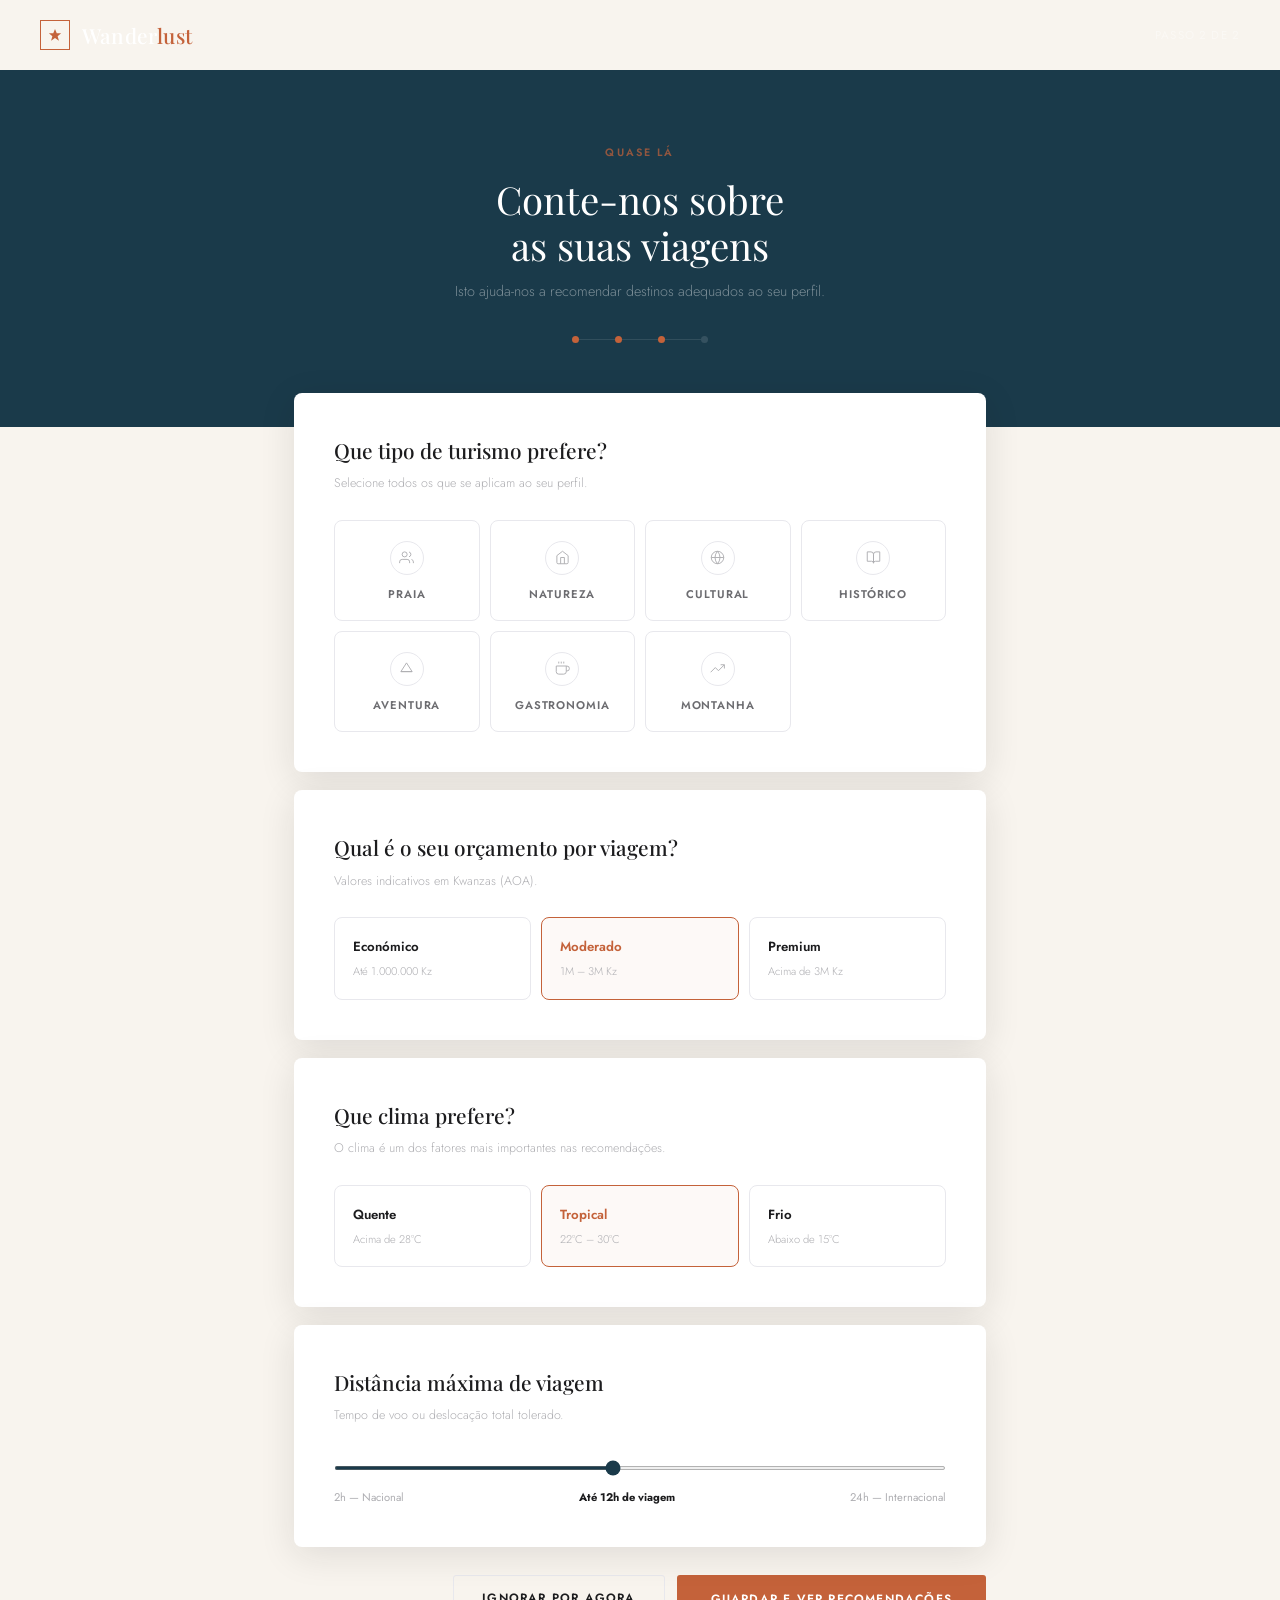
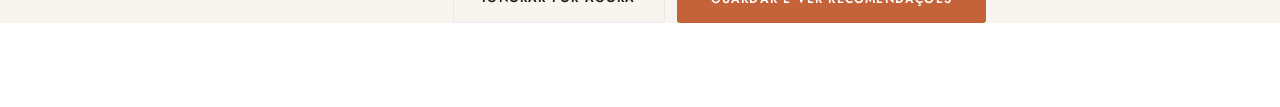
<file: preferences.html>
<!DOCTYPE html>
<html lang="pt-AO">
<head>
  <meta charset="UTF-8">
  <meta name="viewport" content="width=device-width, initial-scale=1.0">
  <title>Preferências — Wanderlust</title>
  <link rel="stylesheet" href="css/style.css">
</head>
<body data-page="preferences">

  <nav class="navbar scrolled" id="navbar">
    <div class="nav-inner">
      <a href="index.html" class="nav-logo">
        <div class="logo-mark">
          <svg viewBox="0 0 16 16"><path d="M8 1L10 6H15L11 9.5L12.5 14.5L8 11.5L3.5 14.5L5 9.5L1 6H6Z"/></svg>
        </div>
        <span class="logo-wordmark">Wander<span>lust</span></span>
      </a>
      <span style="font-size:.72rem;color:rgba(255,255,255,.4);letter-spacing:.1em;text-transform:uppercase">Passo 2 de 2</span>
    </div>
  </nav>

  <div class="pref-page">
    <div class="pref-header">
      <span class="section-tag" style="color:rgba(196,98,58,.7)">Quase lá</span>
      <h1>Conte-nos sobre<br>as suas viagens</h1>
      <p>Isto ajuda-nos a recomendar destinos adequados ao seu perfil.</p>

      <div class="pref-steps">
        <div class="pref-step-dot done"></div>
        <div class="pref-step-line-h"></div>
        <div class="pref-step-dot done"></div>
        <div class="pref-step-line-h"></div>
        <div class="pref-step-dot done"></div>
        <div class="pref-step-line-h"></div>
        <div class="pref-step-dot" style="background:rgba(255,255,255,.12)"></div>
      </div>
    </div>

    <div class="pref-body">
      <form id="preferences-form">

        <!-- Tipos de turismo -->
        <div class="pref-card reveal">
          <h3>Que tipo de turismo prefere?</h3>
          <p class="card-sub">Selecione todos os que se aplicam ao seu perfil.</p>

          <div class="tourism-grid">
            <div class="tourism-item">
              <input type="checkbox" id="cat-praia" name="categories" value="praia">
              <label class="tourism-label" for="cat-praia">
                <span class="t-icon">
                  <svg viewBox="0 0 24 24"><path d="M17 21v-2a4 4 0 0 0-4-4H5a4 4 0 0 0-4 4v2"/><circle cx="9" cy="7" r="4"/><path d="M23 21v-2a4 4 0 0 0-3-3.87"/><path d="M16 3.13a4 4 0 0 1 0 7.75"/></svg>
                </span>
                Praia
              </label>
            </div>
            <div class="tourism-item">
              <input type="checkbox" id="cat-natureza" name="categories" value="natureza">
              <label class="tourism-label" for="cat-natureza">
                <span class="t-icon">
                  <svg viewBox="0 0 24 24"><path d="M3 9l9-7 9 7v11a2 2 0 0 1-2 2H5a2 2 0 0 1-2-2z"/><polyline points="9 22 9 12 15 12 15 22"/></svg>
                </span>
                Natureza
              </label>
            </div>
            <div class="tourism-item">
              <input type="checkbox" id="cat-cultural" name="categories" value="cultural">
              <label class="tourism-label" for="cat-cultural">
                <span class="t-icon">
                  <svg viewBox="0 0 24 24"><circle cx="12" cy="12" r="10"/><line x1="2" y1="12" x2="22" y2="12"/><path d="M12 2a15.3 15.3 0 0 1 4 10 15.3 15.3 0 0 1-4 10 15.3 15.3 0 0 1-4-10 15.3 15.3 0 0 1 4-10z"/></svg>
                </span>
                Cultural
              </label>
            </div>
            <div class="tourism-item">
              <input type="checkbox" id="cat-historico" name="categories" value="histórico">
              <label class="tourism-label" for="cat-historico">
                <span class="t-icon">
                  <svg viewBox="0 0 24 24"><path d="M2 3h6a4 4 0 0 1 4 4v14a3 3 0 0 0-3-3H2z"/><path d="M22 3h-6a4 4 0 0 0-4 4v14a3 3 0 0 1 3-3h7z"/></svg>
                </span>
                Histórico
              </label>
            </div>
            <div class="tourism-item">
              <input type="checkbox" id="cat-aventura" name="categories" value="aventura">
              <label class="tourism-label" for="cat-aventura">
                <span class="t-icon">
                  <svg viewBox="0 0 24 24"><polygon points="3 17 12 3 21 17"/><line x1="3" y1="17" x2="21" y2="17"/></svg>
                </span>
                Aventura
              </label>
            </div>
            <div class="tourism-item">
              <input type="checkbox" id="cat-gastronomia" name="categories" value="gastronomia">
              <label class="tourism-label" for="cat-gastronomia">
                <span class="t-icon">
                  <svg viewBox="0 0 24 24"><path d="M18 8h1a4 4 0 0 1 0 8h-1"/><path d="M2 8h16v9a4 4 0 0 1-4 4H6a4 4 0 0 1-4-4V8z"/><line x1="6" y1="1" x2="6" y2="4"/><line x1="10" y1="1" x2="10" y2="4"/><line x1="14" y1="1" x2="14" y2="4"/></svg>
                </span>
                Gastronomia
              </label>
            </div>
            <div class="tourism-item">
              <input type="checkbox" id="cat-montanha" name="categories" value="montanha">
              <label class="tourism-label" for="cat-montanha">
                <span class="t-icon">
                  <svg viewBox="0 0 24 24"><polyline points="23 6 13.5 15.5 8.5 10.5 1 18"/><polyline points="17 6 23 6 23 12"/></svg>
                </span>
                Montanha
              </label>
            </div>
          </div>
        </div>

        <!-- Orçamento -->
        <div class="pref-card reveal reveal-delay-1">
          <h3>Qual é o seu orçamento por viagem?</h3>
          <p class="card-sub">Valores indicativos em Kwanzas (AOA).</p>

          <div class="pref-options-grid">
            <div class="pref-option">
              <input type="radio" id="budget-low" name="budget" value="baixo">
              <label class="pref-option-label" for="budget-low">
                <strong>Económico</strong>
                <span>Até 1.000.000 Kz</span>
              </label>
            </div>
            <div class="pref-option">
              <input type="radio" id="budget-mid" name="budget" value="médio" checked>
              <label class="pref-option-label" for="budget-mid">
                <strong>Moderado</strong>
                <span>1M – 3M Kz</span>
              </label>
            </div>
            <div class="pref-option">
              <input type="radio" id="budget-high" name="budget" value="alto">
              <label class="pref-option-label" for="budget-high">
                <strong>Premium</strong>
                <span>Acima de 3M Kz</span>
              </label>
            </div>
          </div>
        </div>

        <!-- Clima -->
        <div class="pref-card reveal reveal-delay-2">
          <h3>Que clima prefere?</h3>
          <p class="card-sub">O clima é um dos fatores mais importantes nas recomendações.</p>

          <div class="pref-options-grid">
            <div class="pref-option">
              <input type="radio" id="climate-hot" name="climate" value="quente">
              <label class="pref-option-label" for="climate-hot">
                <strong>Quente</strong>
                <span>Acima de 28°C</span>
              </label>
            </div>
            <div class="pref-option">
              <input type="radio" id="climate-tropical" name="climate" value="tropical" checked>
              <label class="pref-option-label" for="climate-tropical">
                <strong>Tropical</strong>
                <span>22°C – 30°C</span>
              </label>
            </div>
            <div class="pref-option">
              <input type="radio" id="climate-cold" name="climate" value="frio">
              <label class="pref-option-label" for="climate-cold">
                <strong>Frio</strong>
                <span>Abaixo de 15°C</span>
              </label>
            </div>
          </div>
        </div>

        <!-- Distância -->
        <div class="pref-card reveal reveal-delay-3">
          <h3>Distância máxima de viagem</h3>
          <p class="card-sub">Tempo de voo ou deslocação total tolerado.</p>

          

          <div class="range-group">
            <input type="range" id="distance" name="distance" min="2" max="24" value="12" step="1">
            <div class="range-info">
              <span>2h — Nacional</span>
              <strong>Até <span id="distance-val">12</span>h de viagem</strong>
              <span>24h — Internacional</span>
            </div>
          </div>
        </div>

        <div class="pref-actions">
          <a href="dashboard.html" class="btn btn-ghost">Ignorar por agora</a>
          <button type="submit" class="btn btn-primary" style="padding:14px 34px">Guardar e ver recomendações</button>
        </div>

      </form>
    </div>
  </div>

  <script src="js/script.js"></script>
  <script>
    const range = document.getElementById('distance');
    const val   = document.getElementById('distance-val');
    if (range && val) {
      range.addEventListener('input', () => { val.textContent = range.value; });
    }
  </script>
</body>
</html>
</file>
<file: css/style.css>
/* ============================================================
   WANDERLUST — CSS Principal
   Estética: editorial refinada, luxury travel
   Tipografia: Playfair Display + Jost
   Paleta: marfim, azul petróleo, terracota, carvão
   ============================================================ */

@import url('https://fonts.googleapis.com/css2?family=Playfair+Display:ital,wght@0,400;0,500;0,600;0,700;1,400;1,500&family=Jost:wght@300;400;500;600&display=swap');

:root {
  --ink:        #1C1C1E;
  --ink-mid:    #2C2C2E;
  --petrol:     #1A3A4A;
  --petrol-mid: #204F65;
  --teal:       #2E7D99;
  --terracota:  #C4623A;
  --terra-dark: #A84E2C;
  --ivory:      #F8F4EE;
  --ivory-dark: #EEE8DC;
  --linen:      #F2EDE4;
  --white:      #FFFFFF;
  --gray-100:   #F5F5F7;
  --gray-200:   #E8E8ED;
  --gray-400:   #AEAEB2;
  --gray-600:   #6C6C70;
  --gray-800:   #3A3A3C;
  --radius:     8px;
  --radius-lg:  16px;
  --shadow-sm:  0 2px 10px rgba(28,28,30,0.07);
  --shadow-md:  0 8px 36px rgba(28,28,30,0.11);
  --shadow-lg:  0 24px 64px rgba(28,28,30,0.16);
  --transition: 0.28s cubic-bezier(0.4, 0, 0.2, 1);
}

*, *::before, *::after { box-sizing: border-box; margin: 0; padding: 0; }
html { scroll-behavior: smooth; font-size: 16px; }
body {
  font-family: 'Jost', sans-serif;
  color: var(--ink);
  background: var(--white);
  line-height: 1.65;
  overflow-x: hidden;
  -webkit-font-smoothing: antialiased;
}
img { max-width: 100%; display: block; }
a { text-decoration: none; color: inherit; }
ul { list-style: none; }
button { cursor: pointer; border: none; background: none; font-family: inherit; }
input, select, textarea { font-family: inherit; }

.container { max-width: 1200px; margin: 0 auto; padding: 0 32px; }

.section-tag {
  display: inline-block;
  font-size: 0.67rem;
  font-weight: 600;
  letter-spacing: 0.2em;
  text-transform: uppercase;
  color: var(--terracota);
  margin-bottom: 14px;
}
.section-title {
  font-family: 'Playfair Display', serif;
  font-size: clamp(1.9rem, 3.5vw, 2.8rem);
  font-weight: 500;
  color: var(--ink);
  line-height: 1.15;
}
.section-subtitle {
  font-size: 0.96rem;
  color: var(--gray-600);
  margin-top: 14px;
  max-width: 500px;
  font-weight: 300;
  line-height: 1.75;
}

/* Botões */
.btn {
  display: inline-flex;
  align-items: center;
  gap: 10px;
  padding: 13px 28px;
  border-radius: 3px;
  font-size: 0.75rem;
  font-weight: 600;
  letter-spacing: 0.1em;
  text-transform: uppercase;
  transition: var(--transition);
  white-space: nowrap;
  cursor: pointer;
}
.btn-primary { background: var(--terracota); color: var(--white); }
.btn-primary:hover {
  background: var(--terra-dark);
  transform: translateY(-1px);
  box-shadow: 0 6px 22px rgba(196,98,58,0.28);
}
.btn-outline-light {
  background: transparent;
  color: var(--white);
  border: 1px solid rgba(255,255,255,0.4);
}
.btn-outline-light:hover {
  background: rgba(255,255,255,0.08);
  border-color: rgba(255,255,255,0.7);
}
.btn-dark { background: var(--ink); color: var(--white); }
.btn-dark:hover {
  background: var(--ink-mid);
  transform: translateY(-1px);
  box-shadow: var(--shadow-md);
}
.btn-ghost {
  background: transparent;
  color: var(--ink);
  border: 1px solid var(--gray-200);
}
.btn-ghost:hover { border-color: var(--gray-400); background: var(--gray-100); }
.btn-sm { padding: 9px 20px; font-size: 0.7rem; }
.btn-white { background: var(--white); color: var(--terracota); }
.btn-white:hover { background: var(--ivory); transform: translateY(-1px); box-shadow: 0 8px 24px rgba(0,0,0,0.12); }

/* ══ NAVBAR ══ */
.navbar {
  position: fixed;
  top: 0; left: 0; right: 0;
  z-index: 1000;
  padding: 0 32px;
  transition: background 0.35s ease, box-shadow 0.35s ease;
}
.navbar.scrolled {
  background: rgba(26,58,74,0.97);
  backdrop-filter: blur(24px);
  box-shadow: 0 1px 0 rgba(255,255,255,0.05);
}
.nav-inner {
  max-width: 1200px;
  margin: 0 auto;
  height: 70px;
  display: flex;
  align-items: center;
  justify-content: space-between;
}
.nav-logo { display: flex; align-items: center; gap: 12px; }
.logo-mark {
  width: 30px; height: 30px;
  border: 1.5px solid var(--terracota);
  display: flex; align-items: center; justify-content: center;
}
.logo-mark svg { width: 14px; height: 14px; fill: var(--terracota); }
.logo-wordmark {
  font-family: 'Playfair Display', serif;
  font-size: 1.3rem;
  font-weight: 500;
  color: var(--white);
  letter-spacing: 0.01em;
}
.logo-wordmark span { color: var(--terracota); }

.nav-menu { display: flex; align-items: center; gap: 38px; }
.nav-menu a {
  font-size: 0.73rem;
  font-weight: 500;
  letter-spacing: 0.12em;
  text-transform: uppercase;
  color: rgba(255,255,255,0.6);
  transition: color 0.2s;
  position: relative;
}
.nav-menu a::after {
  content: '';
  position: absolute;
  bottom: -5px; left: 0;
  width: 0; height: 1px;
  background: var(--terracota);
  transition: width 0.22s ease;
}
.nav-menu a:hover { color: var(--white); }
.nav-menu a:hover::after { width: 100%; }

.nav-actions { display: flex; align-items: center; gap: 20px; }
.nav-link-login {
  font-size: 0.73rem;
  font-weight: 500;
  letter-spacing: 0.1em;
  text-transform: uppercase;
  color: rgba(255,255,255,0.55);
  transition: color 0.2s;
}
.nav-link-login:hover { color: var(--white); }

.hamburger { display: none; flex-direction: column; gap: 5px; cursor: pointer; padding: 4px; }
.hamburger span { width: 22px; height: 1.5px; background: var(--white); display: block; transition: var(--transition); }
.hamburger.open span:nth-child(1) { transform: translateY(6.5px) rotate(45deg); }
.hamburger.open span:nth-child(2) { opacity: 0; }
.hamburger.open span:nth-child(3) { transform: translateY(-6.5px) rotate(-45deg); }

/* ══ HERO ══ */
.hero {
  min-height: 100vh;
  position: relative;
  display: flex;
  align-items: center;
  overflow: hidden;
}
.hero-bg {
  position: absolute; inset: 0;
  background: url('https://images.unsplash.com/photo-1506905925346-21bda4d32df4?w=1800&q=85') center/cover no-repeat;
}
.hero-bg::after {
  content: '';
  position: absolute; inset: 0;
  background: linear-gradient(110deg, rgba(26,58,74,0.88) 0%, rgba(26,58,74,0.52) 55%, rgba(26,58,74,0.18) 100%);
}
.hero-content {
  position: relative;
  z-index: 2;
  max-width: 610px;
  padding: 130px 32px 90px;
  margin-left: max(32px, calc(50vw - 600px));
}

.hero-eyebrow {
  font-size: 0.65rem;
  font-weight: 600;
  letter-spacing: 0.24em;
  text-transform: uppercase;
  color: var(--terracota);
  margin-bottom: 20px;
  animation: fadeInUp 0.7s ease both;
  display: flex;
  align-items: center;
  gap: 12px;
}
.hero-eyebrow::before {
  content: '';
  display: inline-block;
  width: 28px; height: 1px;
  background: var(--terracota);
}

.hero h1 {
  font-family: 'Playfair Display', serif;
  font-size: clamp(2.6rem, 5vw, 4.4rem);
  font-weight: 400;
  color: var(--white);
  line-height: 1.08;
  margin-bottom: 22px;
  animation: fadeInUp 0.7s 0.12s ease both;
}
.hero h1 em { font-style: italic; color: rgba(255,255,255,0.65); }

.hero p {
  font-size: 0.98rem;
  color: rgba(255,255,255,0.58);
  margin-bottom: 44px;
  font-weight: 300;
  line-height: 1.8;
  animation: fadeInUp 0.7s 0.22s ease both;
}

.hero-cta { display: flex; gap: 14px; flex-wrap: wrap; animation: fadeInUp 0.7s 0.32s ease both; }

.hero-stats {
  display: flex;
  gap: 48px;
  margin-top: 64px;
  animation: fadeInUp 0.7s 0.44s ease both;
  padding-top: 36px;
  border-top: 1px solid rgba(255,255,255,0.1);
}
.hero-stat strong {
  display: block;
  font-family: 'Playfair Display', serif;
  font-size: 1.8rem;
  font-weight: 500;
  color: var(--white);
  line-height: 1;
  margin-bottom: 4px;
}
.hero-stat span {
  font-size: 0.67rem;
  color: rgba(255,255,255,0.38);
  text-transform: uppercase;
  letter-spacing: 0.14em;
}

.hero-scroll {
  position: absolute;
  bottom: 36px; left: 50%;
  transform: translateX(-50%);
  z-index: 2;
  display: flex;
  flex-direction: column;
  align-items: center;
  gap: 10px;
}
.scroll-label { font-size: 0.6rem; letter-spacing: 0.2em; text-transform: uppercase; color: rgba(255,255,255,0.28); }
.scroll-track { width: 1px; height: 44px; background: rgba(255,255,255,0.12); position: relative; overflow: hidden; }
.scroll-track::after {
  content: '';
  position: absolute;
  top: -40%; left: 0;
  width: 100%; height: 40%;
  background: var(--terracota);
  animation: scrollAnim 2s ease infinite;
}

/* ══ SEARCH BAR ══ */
.hero-search {
  background: var(--white);
  border-radius: 4px;
  display: flex;
  align-items: stretch;
  box-shadow: 0 20px 56px rgba(0,0,0,0.22);
  max-width: 640px;
  margin: 36px 0;
  overflow: hidden;
  animation: fadeInUp 0.7s 0.38s ease both;
}
.search-field {
  flex: 1;
  padding: 14px 24px;
  border-right: 1px solid var(--gray-200);
  display: flex; flex-direction: column; justify-content: center;
}
.search-field:last-of-type { border-right: none; }
.search-field label {
  font-size: 0.6rem;
  font-weight: 600;
  letter-spacing: 0.16em;
  text-transform: uppercase;
  color: var(--gray-400);
  margin-bottom: 3px;
}
.search-field input {
  border: none; outline: none;
  font-size: 0.88rem; color: var(--ink);
  background: transparent; font-weight: 500;
}
.search-field input::placeholder { color: var(--gray-400); font-weight: 400; }
.search-btn {
  background: var(--terracota);
  color: var(--white);
  padding: 0 28px;
  font-size: 0.7rem;
  font-weight: 700;
  letter-spacing: 0.16em;
  text-transform: uppercase;
  transition: background 0.2s;
  flex-shrink: 0;
  border: none;
  cursor: pointer;
}
.search-btn:hover { background: var(--terra-dark); }

/* ══ DESTINOS ══ */
.section-destinations { padding: 108px 0; background: var(--white); }
.section-header {
  display: flex;
  justify-content: space-between;
  align-items: flex-end;
  margin-bottom: 44px;
  gap: 24px;
}

.filter-tabs {
  display: flex;
  gap: 0;
  border-bottom: 1px solid var(--gray-200);
  margin-top: 32px;
  overflow-x: auto;
  scrollbar-width: none;
}
.filter-tabs::-webkit-scrollbar { display: none; }
.filter-tab {
  padding: 10px 22px;
  font-size: 0.7rem;
  font-weight: 600;
  letter-spacing: 0.1em;
  text-transform: uppercase;
  color: var(--gray-400);
  border-bottom: 2px solid transparent;
  margin-bottom: -1px;
  transition: color 0.2s, border-color 0.2s;
  cursor: pointer;
  white-space: nowrap;
  background: none;
}
.filter-tab:hover { color: var(--ink); }
.filter-tab.active { color: var(--ink); border-bottom-color: var(--terracota); }

.destinations-grid {
  display: grid;
  grid-template-columns: repeat(auto-fill, minmax(268px, 1fr));
  gap: 26px;
}

/* Card destino */
.dest-card {
  background: var(--white);
  border-radius: var(--radius);
  overflow: hidden;
  box-shadow: var(--shadow-sm);
  transition: transform 0.3s ease, box-shadow 0.3s ease;
  cursor: pointer;
  position: relative;
}
.dest-card:hover { transform: translateY(-6px); box-shadow: var(--shadow-lg); }

.dest-card-img { position: relative; height: 208px; overflow: hidden; }
.dest-card-img img { width: 100%; height: 100%; object-fit: cover; transition: transform 0.55s ease; }
.dest-card:hover .dest-card-img img { transform: scale(1.06); }

.dest-card-badge {
  position: absolute;
  top: 14px; left: 14px;
  background: var(--white);
  color: var(--ink);
  font-size: 0.6rem;
  font-weight: 700;
  padding: 4px 11px;
  letter-spacing: 0.12em;
  text-transform: uppercase;
}
.dest-card-fav {
  position: absolute;
  top: 14px; right: 14px;
  width: 32px; height: 32px;
  background: rgba(255,255,255,0.92);
  display: flex; align-items: center; justify-content: center;
  font-size: 0.82rem;
  transition: var(--transition);
  color: var(--gray-400);
  border: none; cursor: pointer;
}
.dest-card-fav:hover, .dest-card-fav.active { color: #C0392B; }

.dest-card-body { padding: 22px; }
.dest-card-location {
  font-size: 0.68rem;
  letter-spacing: 0.12em;
  text-transform: uppercase;
  color: var(--gray-400);
  margin-bottom: 7px;
  font-weight: 500;
}
.dest-card-title {
  font-family: 'Playfair Display', serif;
  font-size: 1.18rem;
  font-weight: 500;
  color: var(--ink);
  margin-bottom: 9px;
  line-height: 1.25;
}
.dest-card-desc {
  font-size: 0.8rem;
  color: var(--gray-600);
  line-height: 1.65;
  margin-bottom: 18px;
  display: -webkit-box;
  -webkit-line-clamp: 2;
  -webkit-box-orient: vertical;
  overflow: hidden;
  font-weight: 300;
}
.dest-card-footer {
  display: flex;
  justify-content: space-between;
  align-items: center;
  padding-top: 17px;
  border-top: 1px solid var(--gray-200);
}
.dest-card-price { font-weight: 600; font-size: 0.92rem; color: var(--ink); }
.dest-card-price small { font-size: 0.65rem; font-weight: 400; color: var(--gray-400); }
.dest-card-rating { display: flex; align-items: center; gap: 5px; font-size: 0.74rem; color: var(--gray-600); }
.star-fill { color: #C8993A; }

/* ══ COMO FUNCIONA ══ */
.section-how {
  padding: 108px 0;
  background: var(--petrol);
  position: relative;
  overflow: hidden;
}
.section-how::before {
  content: '';
  position: absolute;
  bottom: -100px; right: -100px;
  width: 440px; height: 440px;
  border: 1px solid rgba(255,255,255,0.04);
  border-radius: 50%;
}
.section-how .section-title { color: var(--white); }
.section-how .section-subtitle { color: rgba(255,255,255,0.4); }
.section-how .section-tag { color: rgba(196,98,58,0.75); }

.how-grid {
  display: grid;
  grid-template-columns: repeat(3, 1fr);
  gap: 2px;
  margin-top: 60px;
}
.how-step {
  padding: 44px 38px;
  background: rgba(255,255,255,0.028);
  transition: background 0.3s;
}
.how-step:hover { background: rgba(255,255,255,0.055); }

.step-number {
  font-family: 'Playfair Display', serif;
  font-size: 3.8rem;
  font-weight: 400;
  color: rgba(255,255,255,0.055);
  line-height: 1;
  margin-bottom: 24px;
  display: block;
}
.step-icon-wrap {
  width: 42px; height: 42px;
  border: 1px solid rgba(196,98,58,0.35);
  display: flex; align-items: center; justify-content: center;
  margin-bottom: 20px;
}
.step-icon-wrap svg { width: 18px; height: 18px; stroke: var(--terracota); fill: none; stroke-width: 1.5; }
.how-step h3 {
  font-family: 'Playfair Display', serif;
  font-size: 1.25rem;
  font-weight: 500;
  color: var(--white);
  margin-bottom: 12px;
}
.how-step p { font-size: 0.82rem; color: rgba(255,255,255,0.4); line-height: 1.8; font-weight: 300; }

/* ══ DESTAQUES ══ */
.section-highlights { padding: 108px 0; background: var(--ivory); }
.highlights-grid {
  display: grid;
  grid-template-columns: 1.3fr 1fr 1fr;
  grid-template-rows: 1fr 1fr;
  gap: 14px;
  margin-top: 48px;
  height: 520px;
}
.highlight-card { border-radius: var(--radius); overflow: hidden; position: relative; cursor: pointer; }
.highlight-card.featured { grid-row: span 2; }
.highlight-card img { width: 100%; height: 100%; object-fit: cover; transition: transform 0.52s ease; }
.highlight-card:hover img { transform: scale(1.04); }
.highlight-overlay {
  position: absolute; inset: 0;
  background: linear-gradient(to top, rgba(28,28,30,0.8) 0%, transparent 55%);
  display: flex; flex-direction: column; justify-content: flex-end;
  padding: 22px;
}
.hl-rating { font-size: 0.67rem; font-weight: 600; color: #C8993A; letter-spacing: 0.1em; text-transform: uppercase; margin-bottom: 6px; }
.hl-name { font-family: 'Playfair Display', serif; font-size: 1.18rem; font-weight: 500; color: var(--white); margin-bottom: 3px; }
.highlight-card.featured .hl-name { font-size: 1.8rem; }
.hl-location { font-size: 0.68rem; color: rgba(255,255,255,0.52); text-transform: uppercase; letter-spacing: 0.12em; }

/* ══ FOOTER ══ */
.footer { background: var(--ink); padding: 84px 0 36px; }
.footer-grid {
  display: grid;
  grid-template-columns: 1.5fr 1fr 1fr 1fr;
  gap: 52px;
  margin-bottom: 68px;
}
.footer-brand .logo-wordmark { font-size: 1.45rem; }
.footer-brand p {
  margin-top: 18px;
  font-size: 0.8rem;
  color: rgba(255,255,255,0.34);
  line-height: 1.8;
  font-weight: 300;
  max-width: 280px;
}
.footer-socials { display: flex; gap: 8px; margin-top: 26px; }
.footer-social-link {
  width: 34px; height: 34px;
  border: 1px solid rgba(255,255,255,0.1);
  display: flex; align-items: center; justify-content: center;
  transition: var(--transition);
  font-size: 0.72rem;
  color: rgba(255,255,255,0.4);
  text-transform: uppercase;
  letter-spacing: 0.04em;
  font-weight: 600;
}
.footer-social-link:hover { border-color: var(--terracota); color: var(--terracota); }

.footer-col h4 {
  font-size: 0.62rem;
  font-weight: 700;
  text-transform: uppercase;
  letter-spacing: 0.2em;
  color: rgba(255,255,255,0.22);
  margin-bottom: 20px;
}
.footer-col a {
  display: block;
  font-size: 0.8rem;
  color: rgba(255,255,255,0.42);
  margin-bottom: 12px;
  transition: color 0.2s;
  font-weight: 300;
}
.footer-col a:hover { color: rgba(255,255,255,0.8); }
.footer-bottom {
  border-top: 1px solid rgba(255,255,255,0.06);
  padding-top: 32px;
  display: flex;
  justify-content: space-between;
  align-items: center;
  font-size: 0.72rem;
  color: rgba(255,255,255,0.22);
}

/* ══ AUTH ══ */
.auth-page {
  min-height: 100vh;
  display: grid;
  grid-template-columns: 1fr 1fr;
  padding-top: 70px;
}
.auth-visual {
  position: relative; overflow: hidden;
  display: flex; align-items: flex-end; padding: 52px;
}
.auth-visual img {
  position: absolute; inset: 0;
  width: 100%; height: 100%; object-fit: cover;
}
.auth-visual-overlay {
  position: absolute; inset: 0;
  background: linear-gradient(to top, rgba(26,58,74,0.95) 0%, rgba(26,58,74,0.3) 100%);
}
.auth-visual-content { position: relative; z-index: 1; }
.auth-visual-content h2 {
  font-family: 'Playfair Display', serif;
  font-size: 2.4rem;
  color: var(--white);
  font-weight: 400;
  line-height: 1.2;
  margin-bottom: 14px;
}
.auth-visual-content h2 em { font-style: italic; color: rgba(255,255,255,0.55); }
.auth-visual-content p { color: rgba(255,255,255,0.42); font-size: 0.86rem; font-weight: 300; line-height: 1.75; }

.auth-form-side {
  display: flex; align-items: center; justify-content: center;
  padding: 52px;
  background: var(--white);
  overflow-y: auto;
}
.auth-form-container { width: 100%; max-width: 390px; }
.auth-logo { display: flex; align-items: center; gap: 12px; margin-bottom: 48px; }
.auth-logo .logo-mark { border-color: var(--terracota); }
.auth-logo .logo-wordmark { color: var(--ink); }

.auth-title { font-family: 'Playfair Display', serif; font-size: 1.9rem; font-weight: 500; color: var(--ink); margin-bottom: 8px; line-height: 1.2; }
.auth-sub { font-size: 0.84rem; color: var(--gray-600); margin-bottom: 36px; font-weight: 300; }

.form-group { margin-bottom: 20px; }
.form-group label {
  display: block;
  font-size: 0.65rem;
  font-weight: 700;
  color: var(--gray-800);
  text-transform: uppercase;
  letter-spacing: 0.14em;
  margin-bottom: 9px;
}
.form-group input, .form-group select {
  width: 100%;
  padding: 12px 15px;
  border: 1px solid var(--gray-200);
  border-radius: 3px;
  font-size: 0.88rem;
  color: var(--ink);
  transition: border-color 0.2s, box-shadow 0.2s;
  background: var(--white);
  outline: none;
}
.form-group input:focus, .form-group select:focus {
  border-color: var(--petrol);
  box-shadow: 0 0 0 3px rgba(26,58,74,0.07);
}
.form-group input.error { border-color: #C0392B; }
.form-group .error-msg { font-size: 0.7rem; color: #C0392B; margin-top: 6px; display: none; }
.form-group .error-msg.show { display: block; }
.form-row { display: grid; grid-template-columns: 1fr 1fr; gap: 14px; }

.form-footer { display: flex; justify-content: space-between; align-items: center; margin-bottom: 24px; }
.form-footer a { font-size: 0.75rem; color: var(--petrol); font-weight: 600; letter-spacing: 0.04em; }
.remember-label { display: flex; align-items: center; gap: 8px; cursor: pointer; font-size: 0.75rem; color: var(--gray-600); }
.remember-label input { width: auto; accent-color: var(--petrol); cursor: pointer; }

.auth-divider {
  text-align: center; position: relative;
  margin: 26px 0;
  font-size: 0.68rem; color: var(--gray-400);
  letter-spacing: 0.08em; text-transform: uppercase;
}
.auth-divider::before, .auth-divider::after {
  content: '';
  position: absolute; top: 50%;
  width: 38%; height: 1px;
  background: var(--gray-200);
}
.auth-divider::before { left: 0; }
.auth-divider::after { right: 0; }

.social-btns { display: grid; grid-template-columns: 1fr 1fr; gap: 10px; }
.social-btn {
  display: flex; align-items: center; justify-content: center; gap: 8px;
  padding: 11px;
  border: 1px solid var(--gray-200);
  border-radius: 3px;
  font-size: 0.75rem; font-weight: 600;
  color: var(--gray-800);
  letter-spacing: 0.06em;
  transition: var(--transition);
  cursor: pointer;
  background: var(--white);
}
.social-btn:hover { border-color: var(--gray-400); background: var(--gray-100); }
.auth-switch { text-align: center; margin-top: 24px; font-size: 0.8rem; color: var(--gray-600); }
.auth-switch a { color: var(--petrol); font-weight: 600; }
.btn-full { width: 100%; justify-content: center; padding: 14px; }

.demo-hint {
  background: var(--ivory);
  border-left: 2px solid var(--terracota);
  padding: 12px 16px;
  margin-bottom: 26px;
  font-size: 0.76rem;
  color: var(--gray-600);
  line-height: 1.65;
}
.demo-hint strong { color: var(--ink); }
.demo-hint code { background: rgba(0,0,0,0.055); padding: 1px 6px; border-radius: 2px; font-family: monospace; }

/* ══ PREFERENCES ══ */
.pref-page { min-height: 100vh; padding-top: 70px; background: var(--ivory); }
.pref-header { background: var(--petrol); padding: 68px 32px 84px; text-align: center; }
.pref-header h1 {
  font-family: 'Playfair Display', serif;
  font-size: 2.4rem; color: var(--white);
  font-weight: 400; margin-bottom: 12px; line-height: 1.2;
}
.pref-header p { color: rgba(255,255,255,0.42); font-size: 0.9rem; font-weight: 300; }

.pref-steps { display: flex; justify-content: center; align-items: center; gap: 0; margin-top: 32px; }
.pref-step-dot { width: 7px; height: 7px; background: rgba(255,255,255,0.15); border-radius: 50%; transition: background 0.3s; }
.pref-step-dot.done { background: var(--terracota); }
.pref-step-line-h { width: 36px; height: 1px; background: rgba(255,255,255,0.1); }

.pref-body { max-width: 740px; margin: -34px auto 84px; padding: 0 24px; }
.pref-card {
  background: var(--white);
  border-radius: var(--radius);
  padding: 40px;
  margin-bottom: 18px;
  box-shadow: var(--shadow-md);
}
.pref-card h3 { font-family: 'Playfair Display', serif; font-size: 1.3rem; color: var(--ink); margin-bottom: 6px; font-weight: 500; }
.pref-card .card-sub { font-size: 0.78rem; color: var(--gray-400); margin-bottom: 26px; font-weight: 300; }

.tourism-grid { display: grid; grid-template-columns: repeat(auto-fill, minmax(124px, 1fr)); gap: 10px; }
.tourism-item input[type="checkbox"] { display: none; }
.tourism-label {
  display: flex; flex-direction: column; align-items: center; gap: 10px;
  padding: 20px 10px 17px;
  border: 1px solid var(--gray-200);
  border-radius: var(--radius);
  cursor: pointer;
  transition: var(--transition);
  text-align: center;
  font-size: 0.7rem; font-weight: 600;
  letter-spacing: 0.08em; text-transform: uppercase;
  color: var(--gray-600);
}
.tourism-label .t-icon {
  width: 34px; height: 34px;
  border: 1px solid var(--gray-200);
  display: flex; align-items: center; justify-content: center;
  border-radius: 50%;
  transition: var(--transition);
}
.tourism-label .t-icon svg { width: 15px; height: 15px; stroke: var(--gray-400); fill: none; stroke-width: 1.5; }
.tourism-item input:checked + .tourism-label { border-color: var(--petrol); color: var(--petrol); }
.tourism-item input:checked + .tourism-label .t-icon { border-color: var(--petrol); background: rgba(26,58,74,0.06); }
.tourism-item input:checked + .tourism-label .t-icon svg { stroke: var(--petrol); }

.pref-options-grid { display: grid; grid-template-columns: repeat(3, 1fr); gap: 10px; }
.pref-option input[type="radio"] { display: none; }
.pref-option-label {
  display: flex; flex-direction: column; align-items: flex-start; gap: 4px;
  padding: 18px;
  border: 1px solid var(--gray-200);
  border-radius: var(--radius);
  cursor: pointer;
  transition: var(--transition);
}
.pref-option-label strong { font-size: 0.83rem; font-weight: 600; color: var(--ink); }
.pref-option-label span { font-size: 0.7rem; color: var(--gray-400); font-weight: 300; }
.pref-option input:checked + .pref-option-label { border-color: var(--terracota); background: rgba(196,98,58,0.04); }
.pref-option input:checked + .pref-option-label strong { color: var(--terracota); }

.range-group { margin-top: 8px; }
.range-group input[type="range"] { width: 100%; accent-color: var(--petrol); cursor: pointer; height: 4px; }
.range-info { display: flex; justify-content: space-between; margin-top: 10px; font-size: 0.7rem; color: var(--gray-400); }
.range-info strong { color: var(--ink); }

.pref-actions { display: flex; justify-content: flex-end; gap: 12px; margin-top: 28px; flex-wrap: wrap; }

/* ══ DASHBOARD ══ */
.dashboard-layout { display: grid; grid-template-columns: 244px 1fr; min-height: 100vh; padding-top: 70px; }
.sidebar {
  background: var(--ink);
  position: sticky; top: 70px;
  height: calc(100vh - 70px);
  overflow-y: auto;
  border-right: 1px solid rgba(255,255,255,0.04);
}
.sidebar-user { padding: 28px 26px; border-bottom: 1px solid rgba(255,255,255,0.05); }
.sidebar-avatar {
  width: 46px; height: 46px;
  border-radius: 50%;
  background: linear-gradient(135deg, var(--terracota), var(--teal));
  display: flex; align-items: center; justify-content: center;
  font-family: 'Playfair Display', serif;
  font-size: 1.15rem; font-weight: 500;
  color: var(--white);
  margin-bottom: 13px;
}
.sidebar-user h4 { font-size: 0.88rem; font-weight: 600; color: var(--white); margin-bottom: 3px; }
.sidebar-user span { font-size: 0.7rem; color: rgba(255,255,255,0.28); font-weight: 300; }

.nav-section-label {
  font-size: 0.58rem; font-weight: 700;
  text-transform: uppercase; letter-spacing: 0.2em;
  color: rgba(255,255,255,0.18);
  padding: 22px 26px 8px;
}
.sidebar-nav a {
  display: flex; align-items: center; gap: 11px;
  padding: 11px 26px;
  font-size: 0.78rem; font-weight: 500;
  letter-spacing: 0.04em;
  color: rgba(255,255,255,0.38);
  transition: color 0.2s, background 0.2s;
  border-left: 2px solid transparent;
}
.sidebar-nav a:hover, .sidebar-nav a.active { color: rgba(255,255,255,0.88); background: rgba(255,255,255,0.04); }
.sidebar-nav a.active { border-left-color: var(--terracota); }
.sidebar-nav a svg { width: 14px; height: 14px; stroke: currentColor; fill: none; stroke-width: 1.5; flex-shrink: 0; }

.dashboard-main { background: var(--gray-100); padding: 44px 40px; }
.dash-header { margin-bottom: 38px; }
.dash-header h1 { font-family: 'Playfair Display', serif; font-size: 1.9rem; color: var(--ink); font-weight: 500; margin-bottom: 5px; }
.dash-header p { color: var(--gray-600); font-size: 0.84rem; font-weight: 300; }

.dash-stats { display: grid; grid-template-columns: repeat(4, 1fr); gap: 14px; margin-bottom: 44px; }
.stat-card {
  background: var(--white);
  border-radius: var(--radius);
  padding: 22px;
  box-shadow: var(--shadow-sm);
  border-bottom: 2px solid transparent;
  transition: border-color 0.2s;
}
.stat-card:hover { border-bottom-color: var(--terracota); }
.stat-card-label { font-size: 0.62rem; font-weight: 700; letter-spacing: 0.16em; text-transform: uppercase; color: var(--gray-400); margin-bottom: 11px; }
.stat-card strong { display: block; font-family: 'Playfair Display', serif; font-size: 1.9rem; font-weight: 500; color: var(--ink); line-height: 1; margin-bottom: 4px; }
.stat-card span { font-size: 0.7rem; color: var(--gray-400); font-weight: 300; }

.dash-section { margin-bottom: 48px; }
.dash-section-header {
  display: flex; justify-content: space-between; align-items: baseline;
  margin-bottom: 22px;
  padding-bottom: 14px;
  border-bottom: 1px solid var(--gray-200);
}
.dash-section-header h2 { font-family: 'Playfair Display', serif; font-size: 1.38rem; color: var(--ink); font-weight: 500; }
.dash-section-header a { font-size: 0.68rem; font-weight: 600; letter-spacing: 0.12em; text-transform: uppercase; color: var(--terracota); }
.dash-grid { display: grid; grid-template-columns: repeat(auto-fill, minmax(224px, 1fr)); gap: 18px; }

.rec-label {
  position: absolute; top: 14px; left: 14px;
  background: var(--terracota); color: var(--white);
  font-size: 0.56rem; font-weight: 700;
  padding: 4px 10px;
  letter-spacing: 0.14em; text-transform: uppercase;
}
.match-pill {
  display: inline-flex; align-items: center; gap: 4px;
  background: rgba(46,125,153,0.1); color: var(--teal);
  font-size: 0.65rem; font-weight: 700;
  padding: 3px 9px;
  letter-spacing: 0.08em; text-transform: uppercase;
  margin-bottom: 7px;
}

/* ══ MODAL ══ */
.modal-overlay {
  position: fixed; inset: 0;
  background: rgba(28,28,30,0.68);
  backdrop-filter: blur(8px);
  z-index: 2000;
  display: flex; align-items: center; justify-content: center;
  padding: 24px;
  opacity: 0; pointer-events: none;
  transition: opacity 0.3s ease;
}
.modal-overlay.open { opacity: 1; pointer-events: all; }
.modal {
  background: var(--white);
  border-radius: var(--radius);
  width: 100%; max-width: 640px; max-height: 88vh;
  overflow-y: auto;
  transform: translateY(18px) scale(0.98);
  transition: var(--transition);
}
.modal-overlay.open .modal { transform: translateY(0) scale(1); }
.modal-img { height: 270px; overflow: hidden; }
.modal-img img { width: 100%; height: 100%; object-fit: cover; }
.modal-body { padding: 32px; }
.modal-header { display: flex; justify-content: space-between; align-items: flex-start; margin-bottom: 10px; gap: 14px; }
.modal-title { font-family: 'Playfair Display', serif; font-size: 1.8rem; font-weight: 500; color: var(--ink); line-height: 1.15; }
.modal-close {
  width: 32px; height: 32px;
  display: flex; align-items: center; justify-content: center;
  background: var(--gray-100); border: none; cursor: pointer;
  font-size: 0.95rem; color: var(--gray-600);
  flex-shrink: 0; transition: background 0.2s;
}
.modal-close:hover { background: var(--gray-200); }
.modal-rating { font-size: 0.72rem; font-weight: 600; color: #C8993A; letter-spacing: 0.08em; margin-bottom: 14px; }
.modal-meta { display: flex; flex-wrap: wrap; gap: 7px; margin-bottom: 20px; }
.modal-chip {
  font-size: 0.67rem; color: var(--gray-600);
  background: var(--gray-100);
  padding: 5px 12px;
  font-weight: 600;
  letter-spacing: 0.08em; text-transform: uppercase;
}
.modal-desc {
  font-size: 0.86rem; color: var(--gray-600);
  line-height: 1.8; margin-bottom: 28px;
  font-weight: 300;
  border-top: 1px solid var(--gray-200);
  padding-top: 20px;
}
.modal-footer { display: flex; justify-content: space-between; align-items: center; gap: 14px; flex-wrap: wrap; }
.modal-price { font-family: 'Playfair Display', serif; font-size: 1.6rem; font-weight: 500; color: var(--ink); }
.modal-price small { font-size: 0.7rem; font-weight: 300; color: var(--gray-400); font-family: 'Jost', sans-serif; }

/* ══ TOAST ══ */
.toast-container { position: fixed; bottom: 28px; right: 28px; z-index: 3000; display: flex; flex-direction: column; gap: 8px; }
.toast {
  background: var(--ink);
  color: rgba(255,255,255,0.82);
  padding: 13px 18px;
  font-size: 0.8rem; font-weight: 400;
  display: flex; align-items: center; gap: 10px;
  box-shadow: var(--shadow-lg);
  transform: translateX(110%);
  transition: transform 0.36s cubic-bezier(0.34, 1.4, 0.64, 1);
  max-width: 290px;
  border-left: 2px solid var(--terracota);
  border-radius: 2px;
}
.toast.show { transform: translateX(0); }
.toast.success { border-left-color: #27AE60; }
.toast.error { border-left-color: #C0392B; }

/* ══ EMPTY STATE ══ */
.empty-state { text-align: center; padding: 60px 24px; color: var(--gray-400); grid-column: 1 / -1; }
.empty-state p { font-size: 0.84rem; font-weight: 300; line-height: 1.75; max-width: 260px; margin: 0 auto; }

/* ══ CTA BAND ══ */
.cta-band { background: var(--terracota); padding: 88px 32px; text-align: center; }
.cta-band h2 { font-family: 'Playfair Display', serif; font-size: clamp(1.75rem, 3.2vw, 2.5rem); color: var(--white); font-weight: 400; margin-bottom: 13px; line-height: 1.2; }
.cta-band p { color: rgba(255,255,255,0.6); font-size: 0.92rem; margin-bottom: 36px; max-width: 420px; margin-left: auto; margin-right: auto; font-weight: 300; line-height: 1.75; }

/* ══ ANIMAÇÕES ══ */
@keyframes fadeInUp { from { opacity: 0; transform: translateY(22px); } to { opacity: 1; transform: translateY(0); } }
@keyframes scrollAnim { 0% { top: -40%; } 100% { top: 140%; } }

.reveal { opacity: 0; transform: translateY(26px); transition: opacity 0.62s ease, transform 0.62s ease; }
.reveal.visible { opacity: 1; transform: translateY(0); }
.reveal-delay-1 { transition-delay: 0.1s; }
.reveal-delay-2 { transition-delay: 0.2s; }
.reveal-delay-3 { transition-delay: 0.3s; }

/* ══ RESPONSIVE ══ */
@media (max-width: 1100px) {
  .dashboard-layout { grid-template-columns: 1fr; }
  .sidebar { display: none; }
  .dashboard-main { padding: 34px 26px; }
  .dash-stats { grid-template-columns: repeat(2, 1fr); }
  .highlights-grid { grid-template-columns: 1fr 1fr; height: auto; }
  .highlight-card.featured { grid-column: span 2; height: 290px; }
  .footer-grid { grid-template-columns: 1fr 1fr; gap: 36px; }
  .how-grid { grid-template-columns: 1fr; }
}
@media (max-width: 820px) {
  .auth-page { grid-template-columns: 1fr; }
  .auth-visual { display: none; }
  .section-header { flex-direction: column; align-items: flex-start; }
}
@media (max-width: 768px) {
  .navbar { padding: 0 20px; }
  .container { padding: 0 20px; }
  .nav-menu, .hide-mobile { display: none; }
  .hamburger { display: flex; }
  .nav-menu.mobile-open {
    display: flex; flex-direction: column;
    position: absolute; top: 70px; left: 0; right: 0;
    background: rgba(26,58,74,0.97);
    backdrop-filter: blur(20px);
    padding: 28px 22px; gap: 22px;
  }
  .hero-content { padding: 115px 20px 80px; margin-left: 0; }
  .hero-search { flex-direction: column; }
  .search-field { border-right: none; border-bottom: 1px solid var(--gray-200); }
  .search-btn { padding: 15px; width: 100%; text-align: center; display: flex; justify-content: center; }
  .hero-stats { gap: 28px; }
  .highlights-grid { grid-template-columns: 1fr; height: auto; }
  .highlight-card.featured { grid-column: span 1; height: 240px; }
  .footer-grid { grid-template-columns: 1fr; gap: 28px; }
  .footer-bottom { flex-direction: column; gap: 8px; text-align: center; }
  .pref-options-grid { grid-template-columns: 1fr 1fr; }
  .dashboard-main { padding: 26px 16px; }
  .dash-stats { grid-template-columns: 1fr 1fr; }
  .form-row { grid-template-columns: 1fr; }
}
@media (max-width: 480px) {
  .hero-cta { flex-direction: column; }
  .hero-stats { flex-direction: column; gap: 14px; }
  .tourism-grid { grid-template-columns: repeat(3, 1fr); }
  .dash-stats { grid-template-columns: 1fr; }
  .pref-options-grid { grid-template-columns: 1fr; }
  .social-btns { grid-template-columns: 1fr; }
}
</file>
